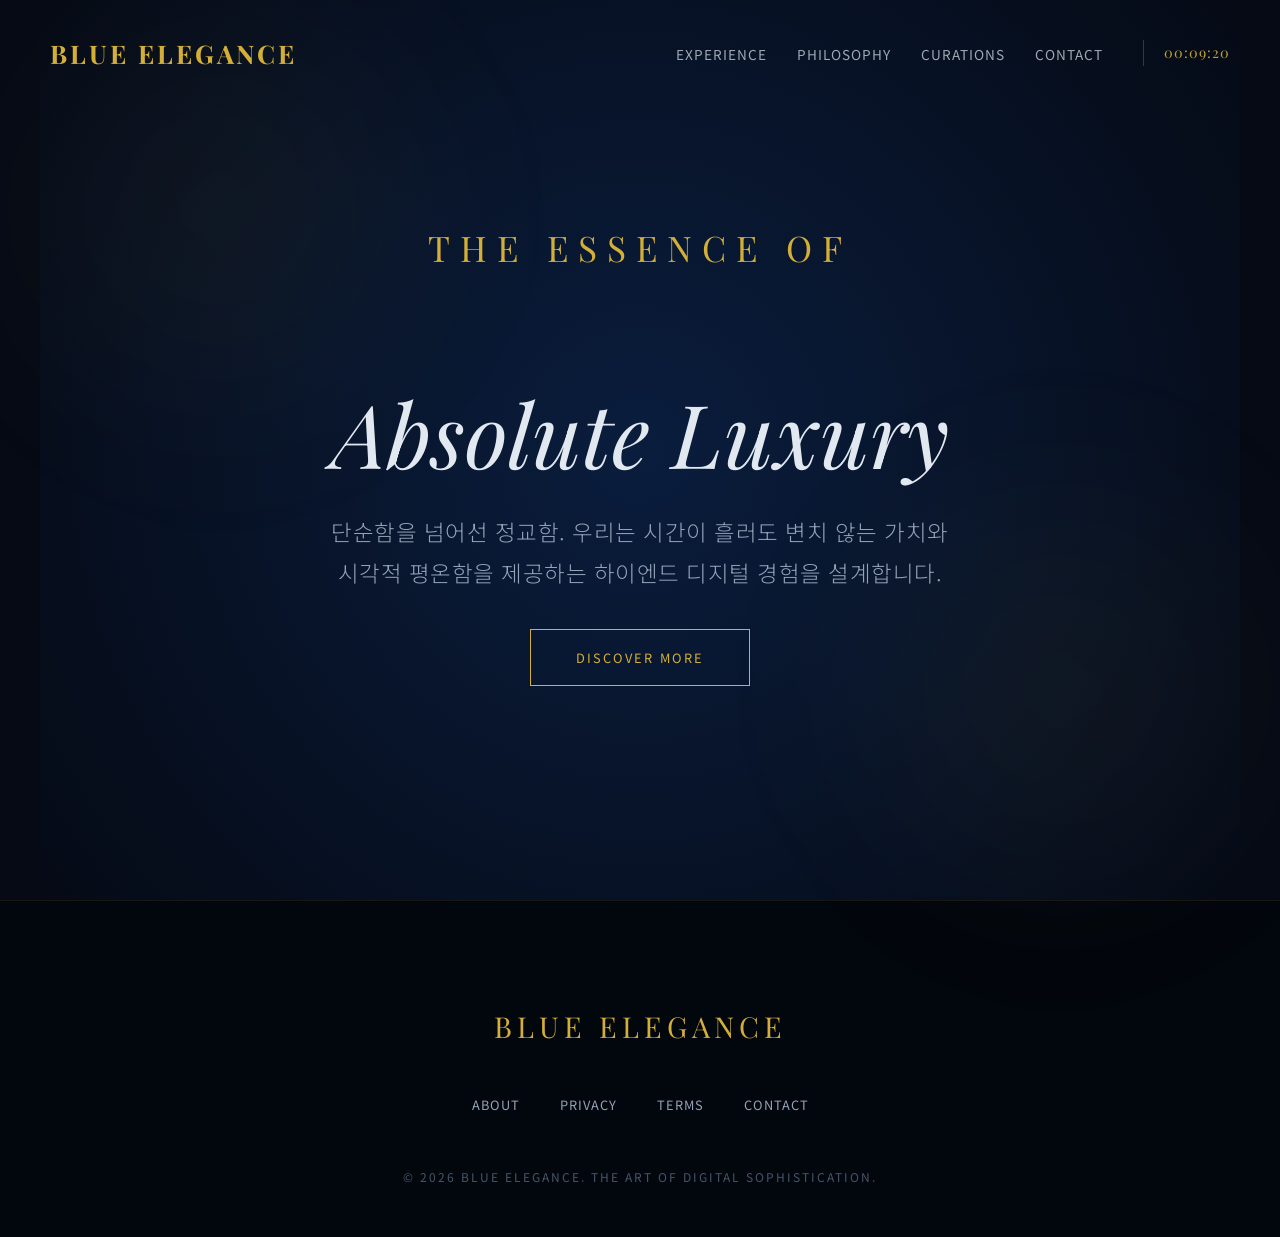
<file: index.html>
<!DOCTYPE html>
<html lang="ko">
<head>
    <meta charset="UTF-8">
    <meta name="viewport" content="width=device-width, initial-scale=1.0">
    <title>Blue Elegance | The Art of Sophistication</title>
    <link href="https://fonts.googleapis.com/css2?family=Playfair+Display:ital,wght@0,400;0,700;1,400&family=Noto+Sans+KR:wght@300;400;500&display=swap" rel="stylesheet">
    <link rel="stylesheet" href="style.css">
</head>
<body>

    <header id="main-header">
        <nav>
            <a href="index.html" class="logo">BLUE ELEGANCE</a>
            <div class="nav-right">
                <ul class="nav-links">
                    <li><a href="index.html">Experience</a></li>
                    <li><a href="about.html">Philosophy</a></li>
                    <li><a href="services.html">Curations</a></li>
                    <li><a href="contact.html">Contact</a></li>
                </ul>
                <div id="clock" class="clock">00:00:00</div>
            </div>
        </nav>
    </header>

    <section class="hero">
        <div class="orb orb-1"></div>
        <div class="orb orb-2"></div>
        <div class="hero-content">
            <h1><span>The Essence of</span><br>Absolute Luxury</h1>
            <p>단순함을 넘어선 정교함. 우리는 시간이 흘러도 변치 않는 가치와<br>시각적 평온함을 제공하는 하이엔드 디지털 경험을 설계합니다.</p>
            <a href="services.html" class="btn-luxury">Discover More</a>
        </div>
    </section>

    <footer>
        <a href="index.html" class="footer-logo">Blue Elegance</a>
        <div class="footer-links">
            <a href="about.html">About</a>
            <a href="#">Privacy</a>
            <a href="#">Terms</a>
            <a href="contact.html">Contact</a>
        </div>
        <p class="copyright">&copy; 2026 BLUE ELEGANCE. THE ART OF DIGITAL SOPHISTICATION.</p>
    </footer>

    <script src="script.js"></script>
</body>
</html>
</file>
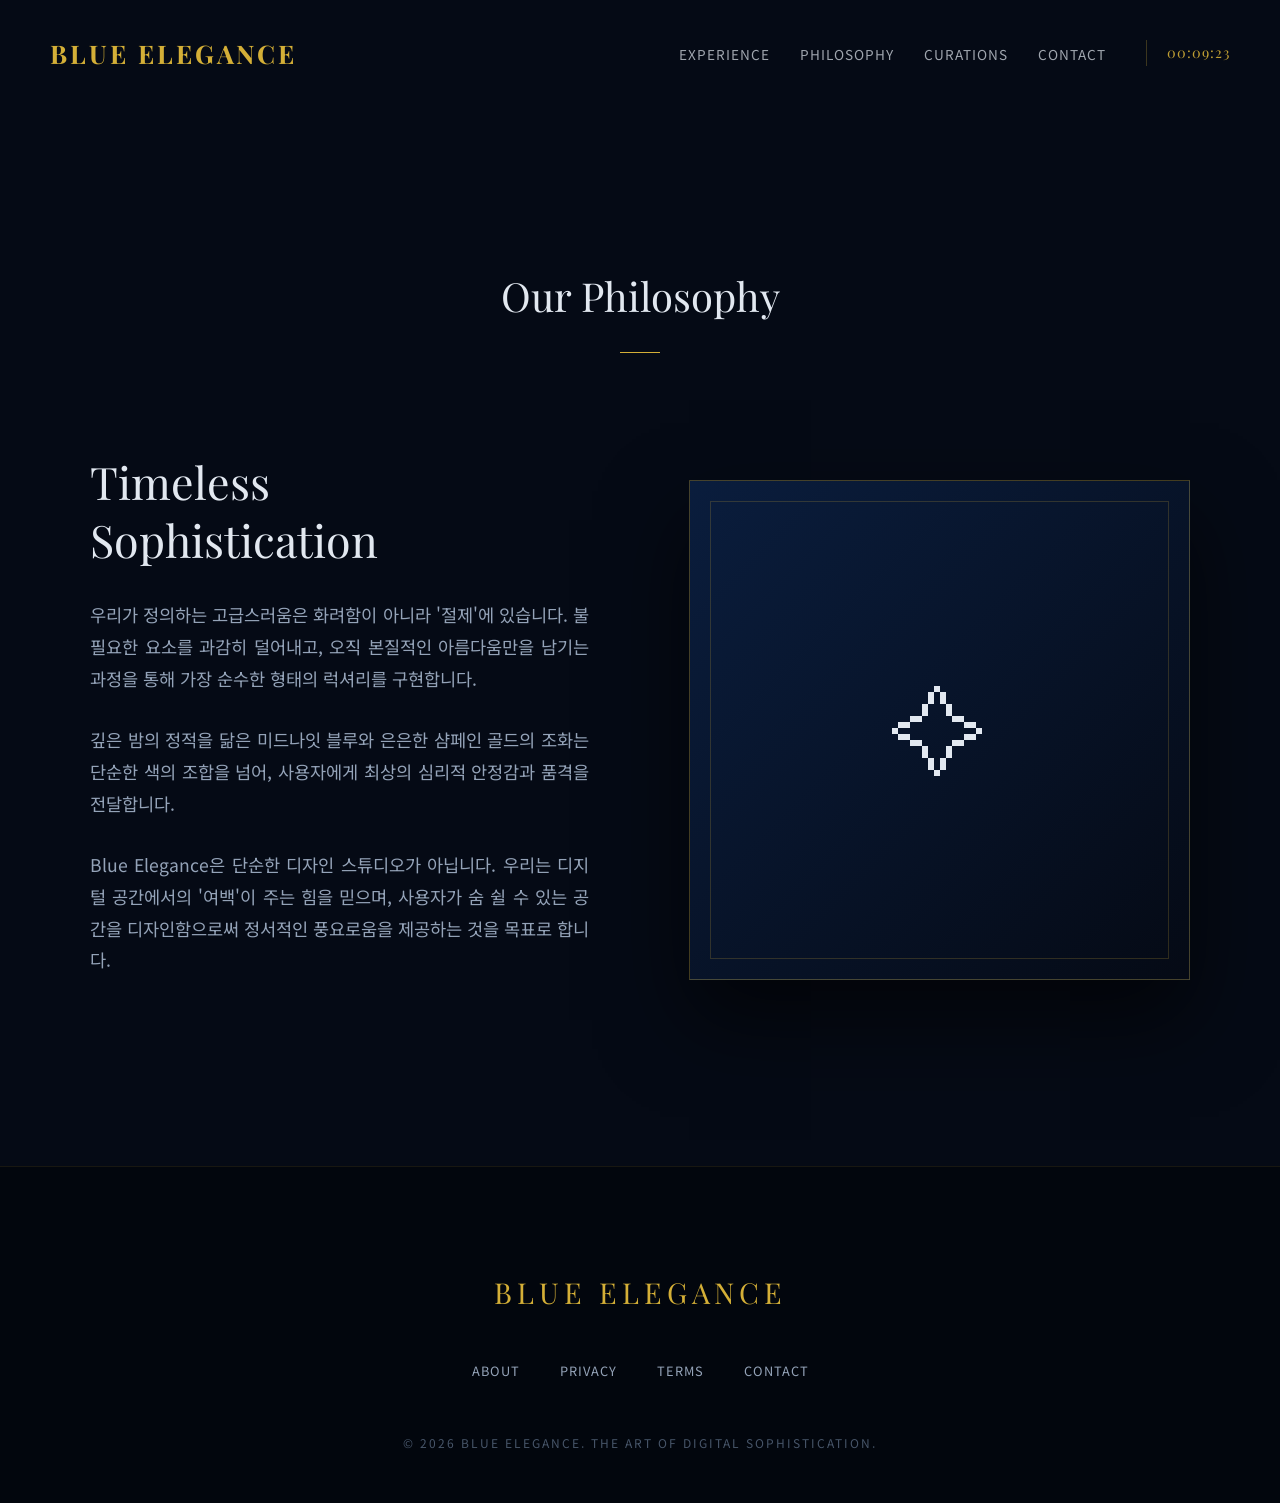
<file: about.html>
<!DOCTYPE html>
<html lang="ko">
<head>
    <meta charset="UTF-8">
    <meta name="viewport" content="width=device-width, initial-scale=1.0">
    <title>Philosophy | Blue Elegance</title>
    <link href="https://fonts.googleapis.com/css2?family=Playfair+Display:ital,wght@0,400;0,700;1,400&family=Noto+Sans+KR:wght@300;400;500&display=swap" rel="stylesheet">
    <link rel="stylesheet" href="style.css">
</head>
<body>

    <header id="main-header">
        <nav>
            <a href="index.html" class="logo">BLUE ELEGANCE</a>
            <div class="nav-right">
                <ul class="nav-links">
                    <li><a href="index.html">Experience</a></li>
                    <li><a href="about.html">Philosophy</a></li>
                    <li><a href="services.html">Curations</a></li>
                    <li><a href="contact.html">Contact</a></li>
                </ul>
                <div id="clock" class="clock">00:00:00</div>
            </div>
        </nav>
    </header>

    <section style="margin-top: 100px;">
        <div class="section-header">
            <h2>Our Philosophy</h2>
            <div class="divider"></div>
        </div>

        <div class="editorial-container">
            <div class="editorial-text">
                <h2>Timeless <br>Sophistication</h2>
                <p>우리가 정의하는 고급스러움은 화려함이 아니라 '절제'에 있습니다. 불필요한 요소를 과감히 덜어내고, 오직 본질적인 아름다움만을 남기는 과정을 통해 가장 순수한 형태의 럭셔리를 구현합니다.</p>
                <p>깊은 밤의 정적을 닮은 미드나잇 블루와 은은한 샴페인 골드의 조화는 단순한 색의 조합을 넘어, 사용자에게 최상의 심리적 안정감과 품격을 전달합니다.</p>
                <p>Blue Elegance은 단순한 디자인 스튜디오가 아닙니다. 우리는 디지털 공간에서의 '여백'이 주는 힘을 믿으며, 사용자가 숨 쉴 수 있는 공간을 디자인함으로써 정서적인 풍요로움을 제공하는 것을 목표로 합니다.</p>
            </div>
            <div class="editorial-visual">
                ✧
            </div>
        </div>
    </section>

    <footer>
        <a href="index.html" class="footer-logo">Blue Elegance</a>
        <div class="footer-links">
            <a href="about.html">About</a>
            <a href="#">Privacy</a>
            <a href="#">Terms</a>
            <a href="contact.html">Contact</a>
        </div>
        <p class="copyright">&copy; 2026 BLUE ELEGANCE. THE ART OF DIGITAL SOPHISTICATION.</p>
    </footer>

    <script src="script.js"></script>
</body>
</html>
</file>
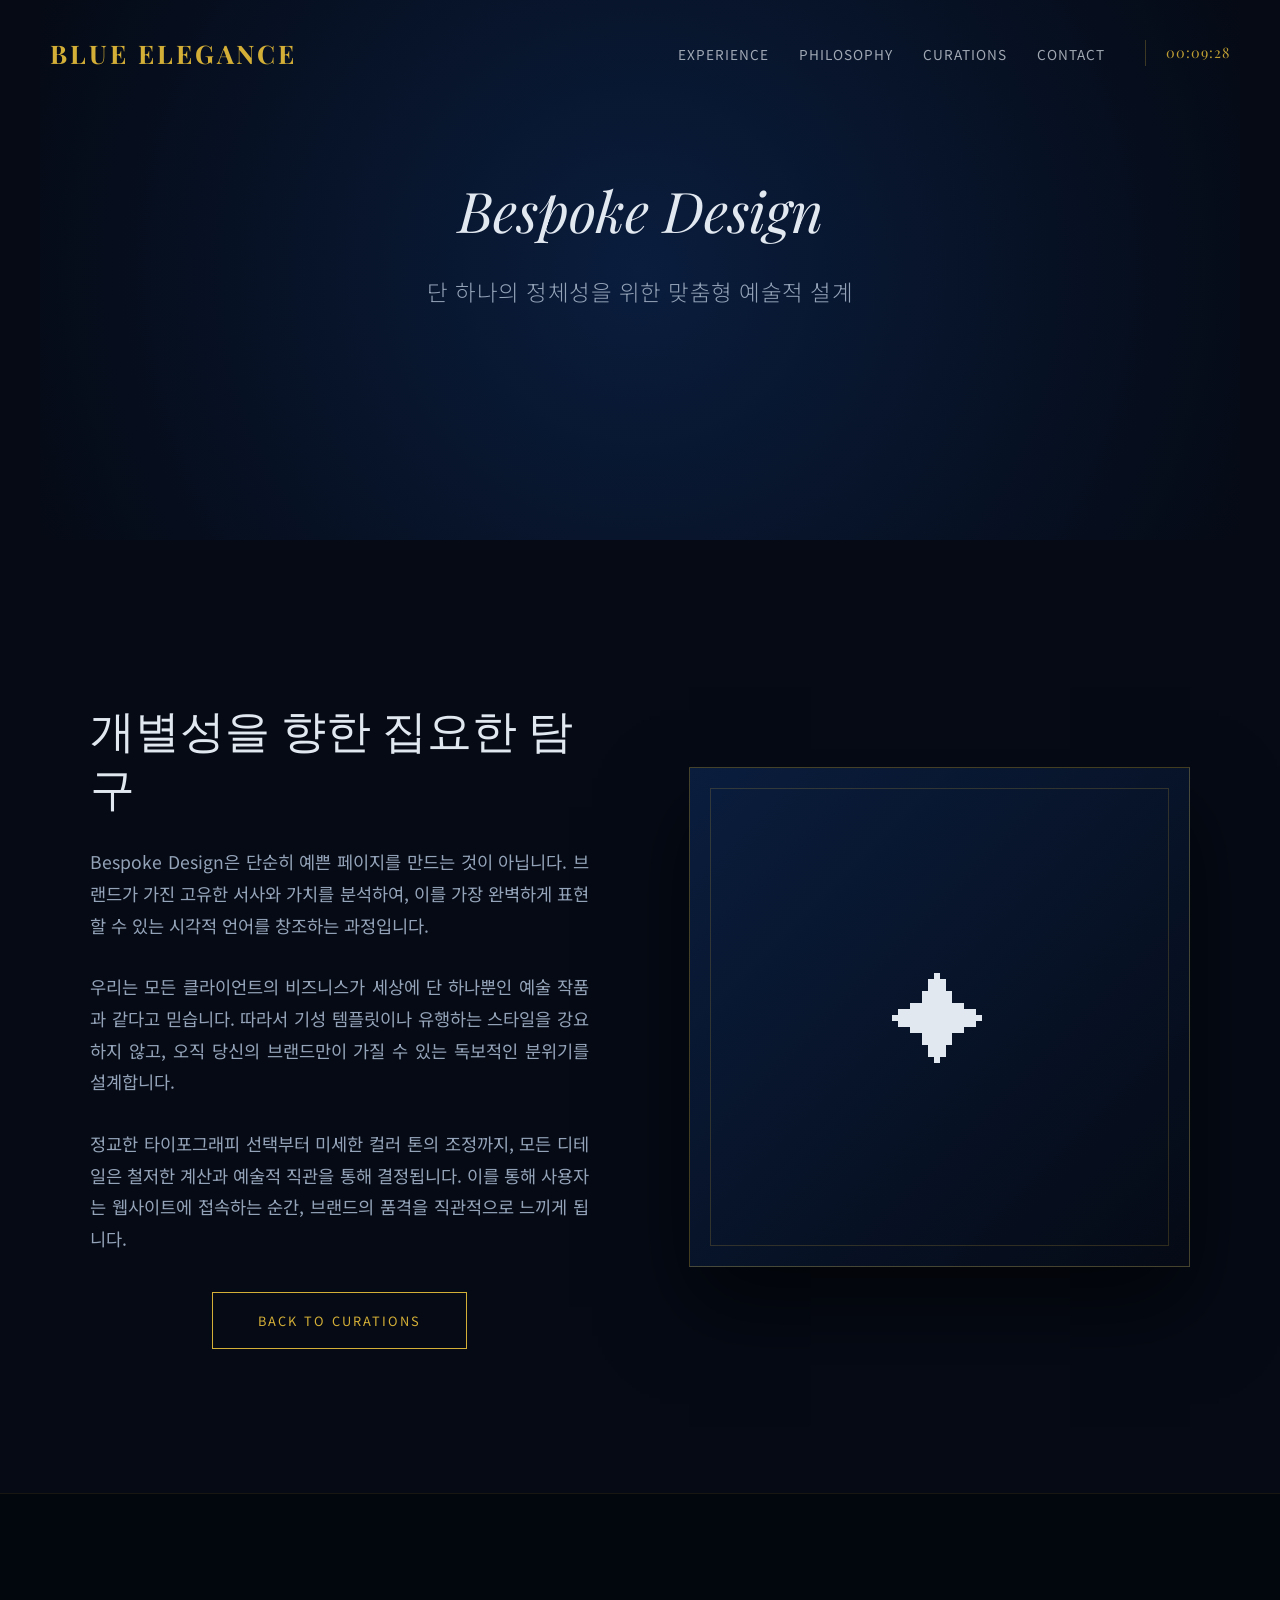
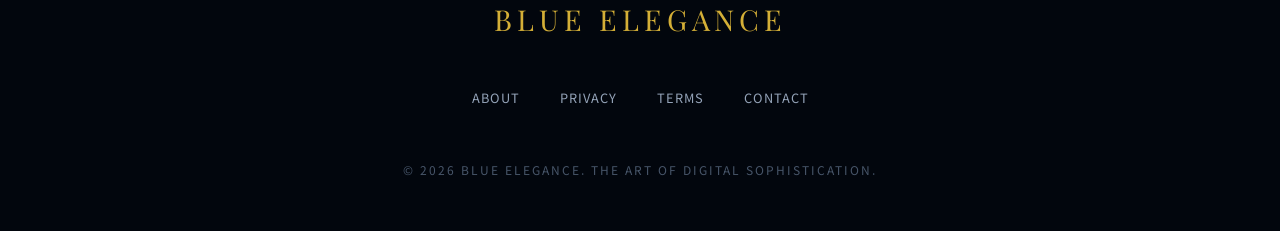
<file: bespoke-design.html>
<!DOCTYPE html>
<html lang="ko">
<head>
    <meta charset="UTF-8">
    <meta name="viewport" content="width=device-width, initial-scale=1.0">
    <title>Bespoke Design | Blue Elegance</title>
    <link href="https://fonts.googleapis.com/css2?family=Playfair+Display:ital,wght@0,400;0,700;1,400&family=Noto+Sans+KR:wght@300;400;500&display=swap" rel="stylesheet">
    <link rel="stylesheet" href="style.css">
</head>
<body style="padding-top: 0;">

    <header id="main-header">
        <nav>
            <a href="index.html" class="logo">BLUE ELEGANCE</a>
            <div class="nav-right">
                <ul class="nav-links">
                    <li><a href="index.html">Experience</a></li>
                    <li><a href="about.html">Philosophy</a></li>
                    <li><a href="services.html">Curations</a></li>
                    <li><a href="contact.html">Contact</a></li>
                </ul>
                <div id="clock" class="clock">00:00:00</div>
            </div>
        </nav>
    </header>

    <section class="hero" style="height: 60vh; background: radial-gradient(circle at center, var(--color-royal) 0%, var(--color-midnight) 100%);">
        <div class="hero-content">
            <h1 style="font-size: 3.5rem;">Bespoke Design</h1>
            <p>단 하나의 정체성을 위한 맞춤형 예술적 설계</p>
        </div>
    </section>

    <section>
        <div class="editorial-container">
            <div class="editorial-text">
                <h2>개별성을 향한 집요한 탐구</h2>
                <p>Bespoke Design은 단순히 예쁜 페이지를 만드는 것이 아닙니다. 브랜드가 가진 고유한 서사와 가치를 분석하여, 이를 가장 완벽하게 표현할 수 있는 시각적 언어를 창조하는 과정입니다.</p>
                <p>우리는 모든 클라이언트의 비즈니스가 세상에 단 하나뿐인 예술 작품과 같다고 믿습니다. 따라서 기성 템플릿이나 유행하는 스타일을 강요하지 않고, 오직 당신의 브랜드만이 가질 수 있는 독보적인 분위기를 설계합니다.</p>
                <p>정교한 타이포그래피 선택부터 미세한 컬러 톤의 조정까지, 모든 디테일은 철저한 계산과 예술적 직관을 통해 결정됩니다. 이를 통해 사용자는 웹사이트에 접속하는 순간, 브랜드의 품격을 직관적으로 느끼게 됩니다.</p>
                <div style="margin-top: 50px; text-align: center;">
                    <a href="services.html" class="btn-luxury">Back to Curations</a>
                </div>
            </div>
            <div class="editorial-visual">
                ✦
            </div>
        </div>
    </section>

    <footer>
        <a href="index.html" class="footer-logo">Blue Elegance</a>
        <div class="footer-links">
            <a href="about.html">About</a>
            <a href="#">Privacy</a>
            <a href="#">Terms</a>
            <a href="contact.html">Contact</a>
        </div>
        <p class="copyright">&copy; 2026 BLUE ELEGANCE. THE ART OF DIGITAL SOPHISTICATION.</p>
    </footer>

    <script src="script.js"></script>
</body>
</html>
</file>
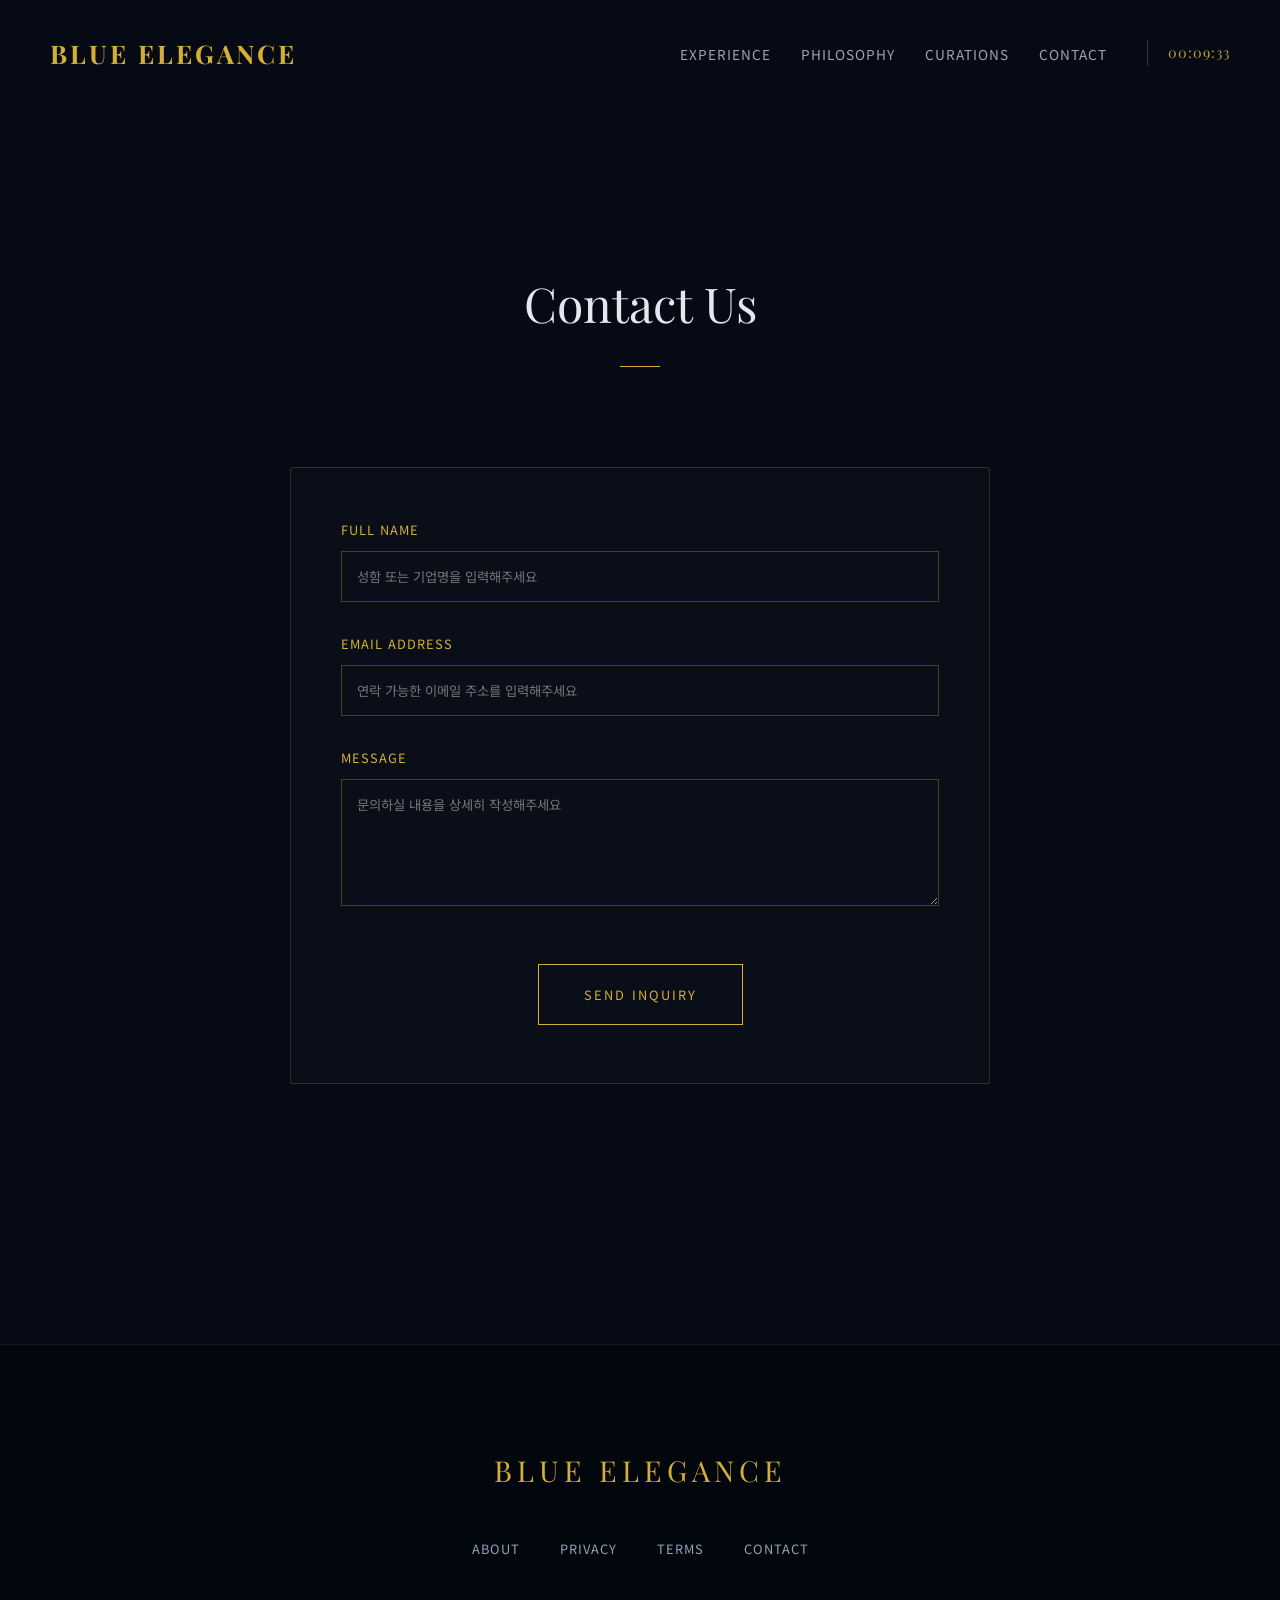
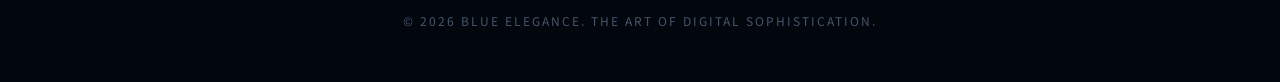
<file: contact.html>
<!DOCTYPE html>
<html lang="ko">
<head>
    <meta charset="UTF-8">
    <meta name="viewport" content="width=device-width, initial-scale=1.0">
    <title>Contact | Blue Elegance</title>
    <link href="https://fonts.googleapis.com/css2?family=Playfair+Display:ital,wght@0,400;0,700;1,400&family=Noto+Sans+KR:wght@300;400;500&display=swap" rel="stylesheet">
    <link rel="stylesheet" href="style.css">
</head>
<body style="padding-top: 0;">

    <header id="main-header">
        <nav>
            <a href="index.html" class="logo">BLUE ELEGANCE</a>
            <div class="nav-right">
                <ul class="nav-links">
                    <li><a href="index.html">Experience</a></li>
                    <li><a href="about.html">Philosophy</a></li>
                    <li><a href="services.html">Curations</a></li>
                    <li><a href="contact.html">Contact</a></li>
                </ul>
                <div id="clock" class="clock">00:00:00</div>
            </div>
        </nav>
    </header>

    <section style="margin-top: 100px;">
        <div class="section-header">
            <h2 style="font-size: 3rem;">Contact Us</h2>
            <div class="divider"></div>
        </div>

        <div class="contact-form">
            <form action="#" method="post" onsubmit="return false;">
                <div class="form-group">
                    <label for="name">Full Name</label>
                    <input type="text" id="name" placeholder="성함 또는 기업명을 입력해주세요">
                </div>
                <div class="form-group">
                    <label for="email">Email Address</label>
                    <input type="email" id="email" placeholder="연락 가능한 이메일 주소를 입력해주세요">
                </div>
                <div class="form-group">
                    <label for="message">Message</label>
                    <textarea id="message" rows="5" placeholder="문의하실 내용을 상세히 작성해주세요"></textarea>
                </div>
                <div style="text-align: center; margin-top: 50px;">
                    <a href="#" class="btn-luxury" style="display: inline-block;">Send Inquiry</a>
                </div>
            </form>
        </div>
    </section>

    <footer style="margin-top: 100px;">
        <a href="index.html" class="footer-logo">Blue Elegance</a>
        <div class="footer-links">
            <a href="about.html">About</a>
            <a href="#">Privacy</a>
            <a href="#">Terms</a>
            <a href="contact.html">Contact</a>
        </div>
        <p class="copyright">&copy; 2026 BLUE ELEGANCE. THE ART OF DIGITAL SOPHISTICATION.</p>
    </footer>

    <script src="script.js"></script>
</body>
</html>
</file>
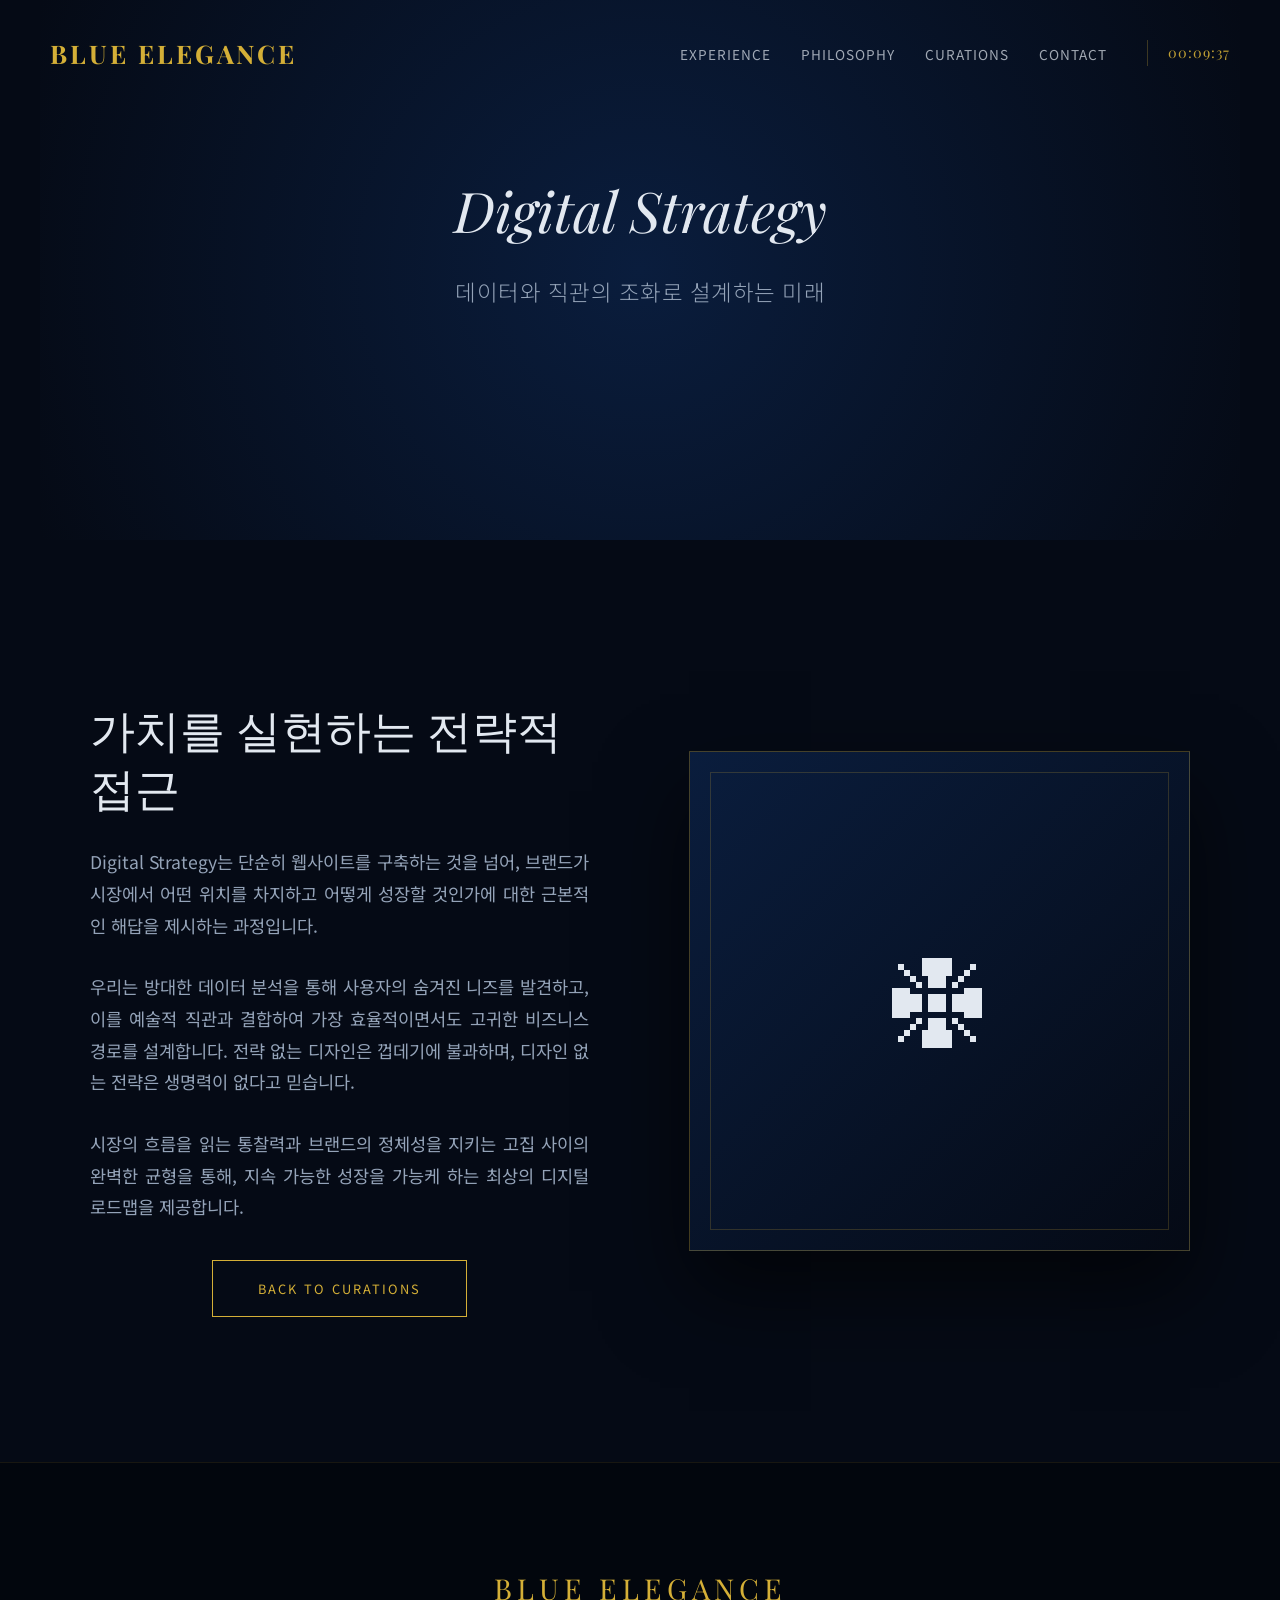
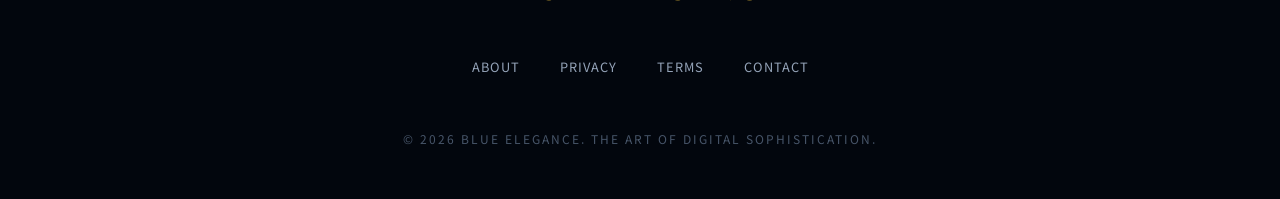
<file: digital-strategy.html>
<!DOCTYPE html>
<html lang="ko">
<head>
    <meta charset="UTF-8">
    <meta name="viewport" content="width=device-width, initial-scale=1.0">
    <title>Digital Strategy | Blue Elegance</title>
    <link href="https://fonts.googleapis.com/css2?family=Playfair+Display:ital,wght@0,400;0,700;1,400&family=Noto+Sans+KR:wght@300;400;500&display=swap" rel="stylesheet">
    <link rel="stylesheet" href="style.css">
</head>
<body style="padding-top: 0;">

    <header id="main-header">
        <nav>
            <a href="index.html" class="logo">BLUE ELEGANCE</a>
            <div class="nav-right">
                <ul class="nav-links">
                    <li><a href="index.html">Experience</a></li>
                    <li><a href="about.html">Philosophy</a></li>
                    <li><a href="services.html">Curations</a></li>
                    <li><a href="contact.html">Contact</a></li>
                </ul>
                <div id="clock" class="clock">00:00:00</div>
            </div>
        </nav>
    </header>

    <section class="hero" style="height: 60vh; background: radial-gradient(circle at center, var(--color-royal) 0%, var(--color-midnight) 100%);">
        <div class="hero-content">
            <h1 style="font-size: 3.5rem;">Digital Strategy</h1>
            <p>데이터와 직관의 조화로 설계하는 미래</p>
        </div>
    </section>

    <section>
        <div class="editorial-container">
            <div class="editorial-text">
                <h2>가치를 실현하는 전략적 접근</h2>
                <p>Digital Strategy는 단순히 웹사이트를 구축하는 것을 넘어, 브랜드가 시장에서 어떤 위치를 차지하고 어떻게 성장할 것인가에 대한 근본적인 해답을 제시하는 과정입니다.</p>
                <p>우리는 방대한 데이터 분석을 통해 사용자의 숨겨진 니즈를 발견하고, 이를 예술적 직관과 결합하여 가장 효율적이면서도 고귀한 비즈니스 경로를 설계합니다. 전략 없는 디자인은 껍데기에 불과하며, 디자인 없는 전략은 생명력이 없다고 믿습니다.</p>
                <p>시장의 흐름을 읽는 통찰력과 브랜드의 정체성을 지키는 고집 사이의 완벽한 균형을 통해, 지속 가능한 성장을 가능케 하는 최상의 디지털 로드맵을 제공합니다.</p>
                <div style="margin-top: 50px; text-align: center;">
                    <a href="services.html" class="btn-luxury">Back to Curations</a>
                </div>
            </div>
            <div class="editorial-visual">
                ❈
            </div>
        </div>
    </section>

    <footer>
        <a href="index.html" class="footer-logo">Blue Elegance</a>
        <div class="footer-links">
            <a href="about.html">About</a>
            <a href="#">Privacy</a>
            <a href="#">Terms</a>
            <a href="contact.html">Contact</a>
        </div>
        <p class="copyright">&copy; 2026 BLUE ELEGANCE. THE ART OF DIGITAL SOPHISTICATION.</p>
    </footer>

    <script src="script.js"></script>
</body>
</html>
</file>
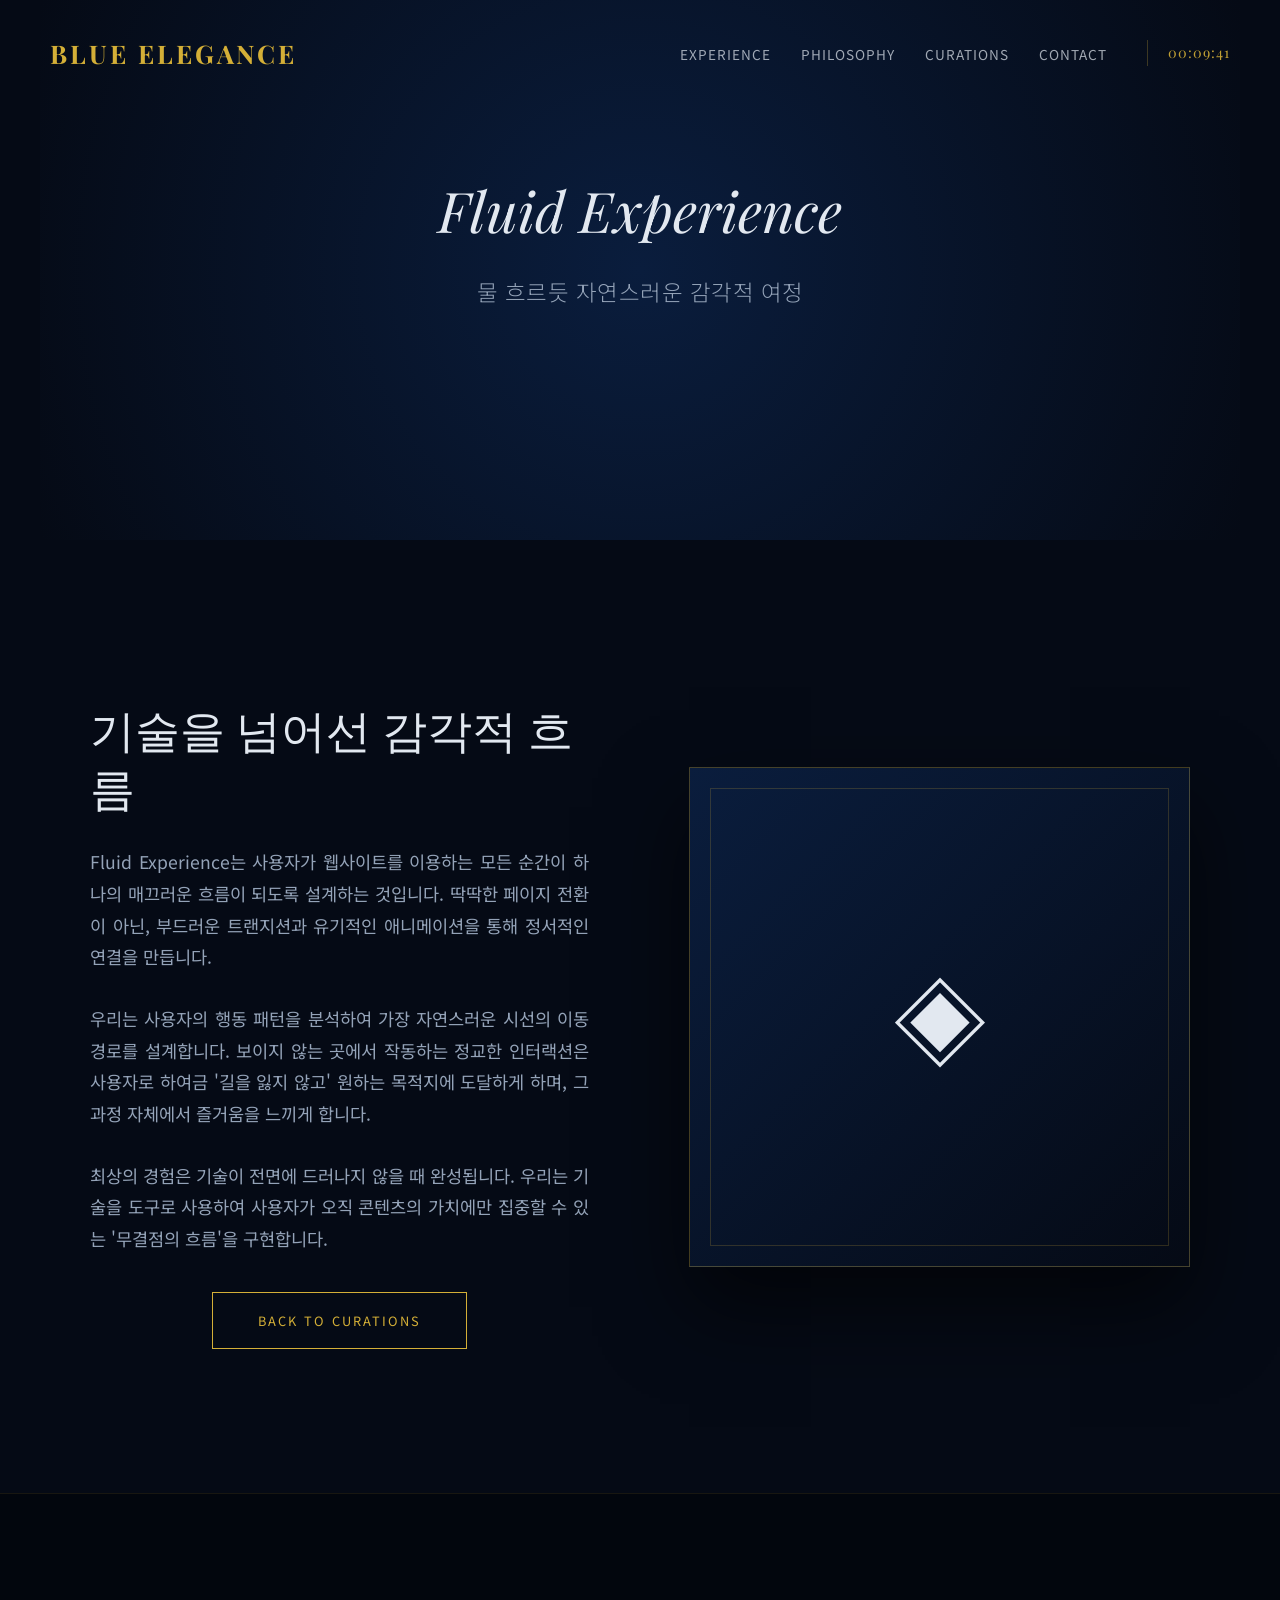
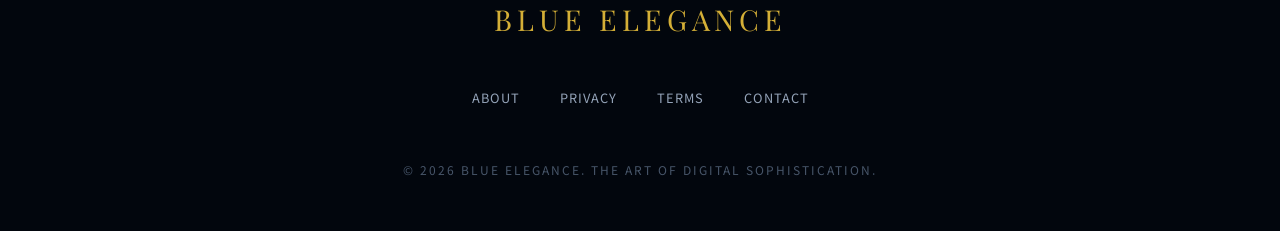
<file: fluid-experience.html>
<!DOCTYPE html>
<html lang="ko">
<head>
    <meta charset="UTF-8">
    <meta name="viewport" content="width=device-width, initial-scale=1.0">
    <title>Fluid Experience | Blue Elegance</title>
    <link href="https://fonts.googleapis.com/css2?family=Playfair+Display:ital,wght@0,400;0,700;1,400&family=Noto+Sans+KR:wght@300;400;500&display=swap" rel="stylesheet">
    <link rel="stylesheet" href="style.css">
</head>
<body style="padding-top: 0;">

    <header id="main-header">
        <nav>
            <a href="index.html" class="logo">BLUE ELEGANCE</a>
            <div class="nav-right">
                <ul class="nav-links">
                    <li><a href="index.html">Experience</a></li>
                    <li><a href="about.html">Philosophy</a></li>
                    <li><a href="services.html">Curations</a></li>
                    <li><a href="contact.html">Contact</a></li>
                </ul>
                <div id="clock" class="clock">00:00:00</div>
            </div>
        </nav>
    </header>

    <section class="hero" style="height: 60vh; background: radial-gradient(circle at center, var(--color-royal) 0%, var(--color-midnight) 100%);">
        <div class="hero-content">
            <h1 style="font-size: 3.5rem;">Fluid Experience</h1>
            <p>물 흐르듯 자연스러운 감각적 여정</p>
        </div>
    </section>

    <section>
        <div class="editorial-container">
            <div class="editorial-text">
                <h2>기술을 넘어선 감각적 흐름</h2>
                <p>Fluid Experience는 사용자가 웹사이트를 이용하는 모든 순간이 하나의 매끄러운 흐름이 되도록 설계하는 것입니다. 딱딱한 페이지 전환이 아닌, 부드러운 트랜지션과 유기적인 애니메이션을 통해 정서적인 연결을 만듭니다.</p>
                <p>우리는 사용자의 행동 패턴을 분석하여 가장 자연스러운 시선의 이동 경로를 설계합니다. 보이지 않는 곳에서 작동하는 정교한 인터랙션은 사용자로 하여금 '길을 잃지 않고' 원하는 목적지에 도달하게 하며, 그 과정 자체에서 즐거움을 느끼게 합니다.</p>
                <p>최상의 경험은 기술이 전면에 드러나지 않을 때 완성됩니다. 우리는 기술을 도구로 사용하여 사용자가 오직 콘텐츠의 가치에만 집중할 수 있는 '무결점의 흐름'을 구현합니다.</p>
                <div style="margin-top: 50px; text-align: center;">
                    <a href="services.html" class="btn-luxury">Back to Curations</a>
                </div>
            </div>
            <div class="editorial-visual">
                ◈
            </div>
        </div>
    </section>

    <footer>
        <a href="index.html" class="footer-logo">Blue Elegance</a>
        <div class="footer-links">
            <a href="about.html">About</a>
            <a href="#">Privacy</a>
            <a href="#">Terms</a>
            <a href="contact.html">Contact</a>
        </div>
        <p class="copyright">&copy; 2026 BLUE ELEGANCE. THE ART OF DIGITAL SOPHISTICATION.</p>
    </footer>

    <script src="script.js"></script>
</body>
</html>
</file>
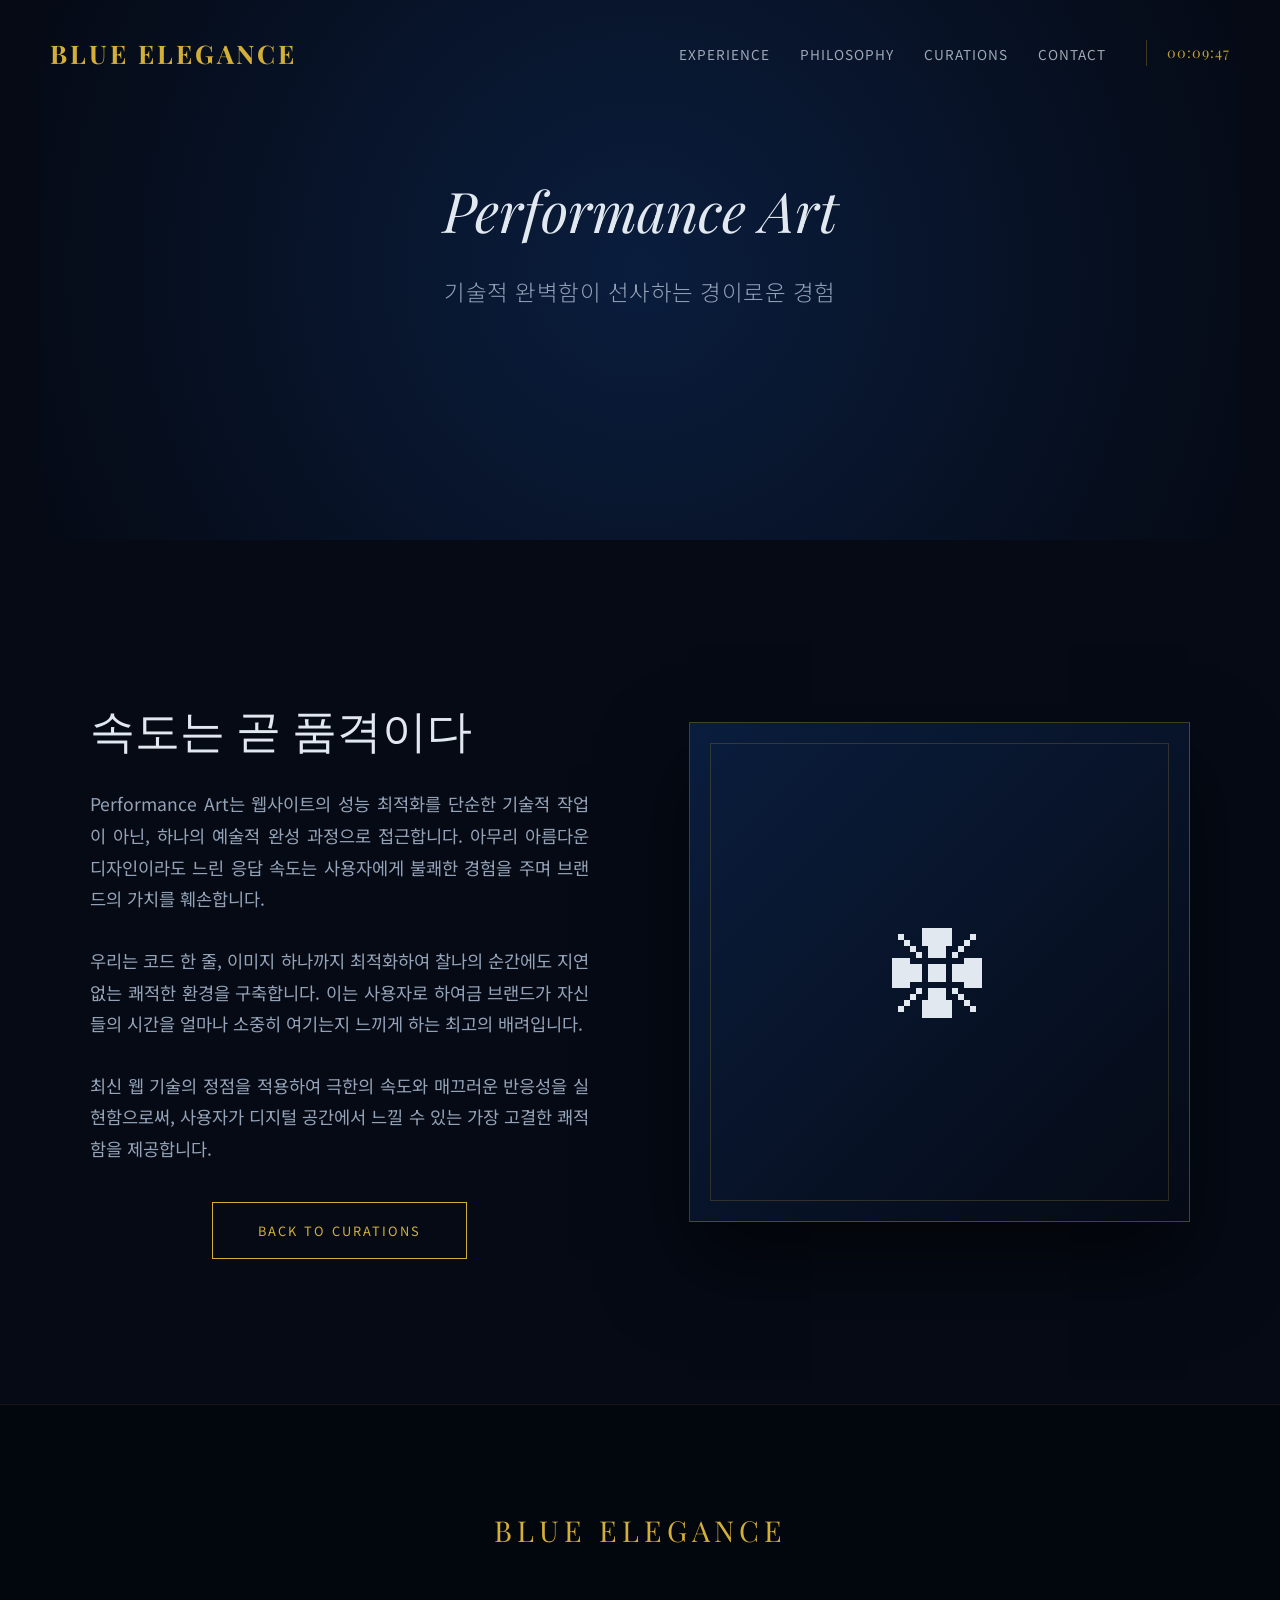
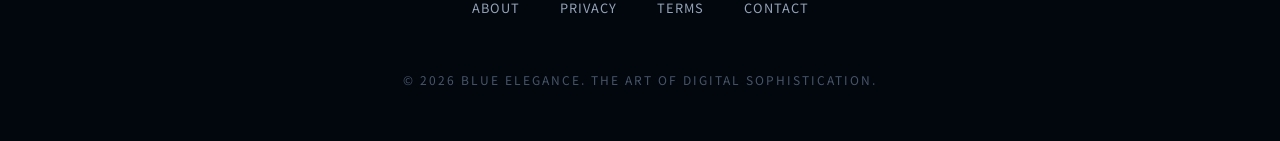
<file: performance-art.html>
<!DOCTYPE html>
<html lang="ko">
<head>
    <meta charset="UTF-8">
    <meta name="viewport" content="width=device-width, initial-scale=1.0">
    <title>Performance Art | Blue Elegance</title>
    <link href="https://fonts.googleapis.com/css2?family=Playfair+Display:ital,wght@0,400;0,700;1,400&family=Noto+Sans+KR:wght@300;400;500&display=swap" rel="stylesheet">
    <link rel="stylesheet" href="style.css">
</head>
<body style="padding-top: 0;">

    <header id="main-header">
        <nav>
            <a href="index.html" class="logo">BLUE ELEGANCE</a>
            <div class="nav-right">
                <ul class="nav-links">
                    <li><a href="index.html">Experience</a></li>
                    <li><a href="about.html">Philosophy</a></li>
                    <li><a href="services.html">Curations</a></li>
                    <li><a href="contact.html">Contact</a></li>
                </ul>
                <div id="clock" class="clock">00:00:00</div>
            </div>
        </nav>
    </header>

    <section class="hero" style="height: 60vh; background: radial-gradient(circle at center, var(--color-royal) 0%, var(--color-midnight) 100%);">
        <div class="hero-content">
            <h1 style="font-size: 3.5rem;">Performance Art</h1>
            <p>기술적 완벽함이 선사하는 경이로운 경험</p>
        </div>
    </section>

    <section>
        <div class="editorial-container">
            <div class="editorial-text">
                <h2>속도는 곧 품격이다</h2>
                <p>Performance Art는 웹사이트의 성능 최적화를 단순한 기술적 작업이 아닌, 하나의 예술적 완성 과정으로 접근합니다. 아무리 아름다운 디자인이라도 느린 응답 속도는 사용자에게 불쾌한 경험을 주며 브랜드의 가치를 훼손합니다.</p>
                <p>우리는 코드 한 줄, 이미지 하나까지 최적화하여 찰나의 순간에도 지연 없는 쾌적한 환경을 구축합니다. 이는 사용자로 하여금 브랜드가 자신들의 시간을 얼마나 소중히 여기는지 느끼게 하는 최고의 배려입니다.</p>
                <p>최신 웹 기술의 정점을 적용하여 극한의 속도와 매끄러운 반응성을 실현함으로써, 사용자가 디지털 공간에서 느낄 수 있는 가장 고결한 쾌적함을 제공합니다.</p>
                <div style="margin-top: 50px; text-align: center;">
                    <a href="services.html" class="btn-luxury">Back to Curations</a>
                </div>
            </div>
            <div class="editorial-visual">
                ❈
            </div>
        </div>
    </section>

    <footer>
        <a href="index.html" class="footer-logo">Blue Elegance</a>
        <div class="footer-links">
            <a href="about.html">About</a>
            <a href="#">Privacy</a>
            <a href="#">Terms</a>
            <a href="contact.html">Contact</a>
        </div>
        <p class="copyright">&copy; 2026 BLUE ELEGANCE. THE ART OF DIGITAL SOPHISTICATION.</p>
    </footer>

    <script src="script.js"></script>
</body>
</html>
</file>
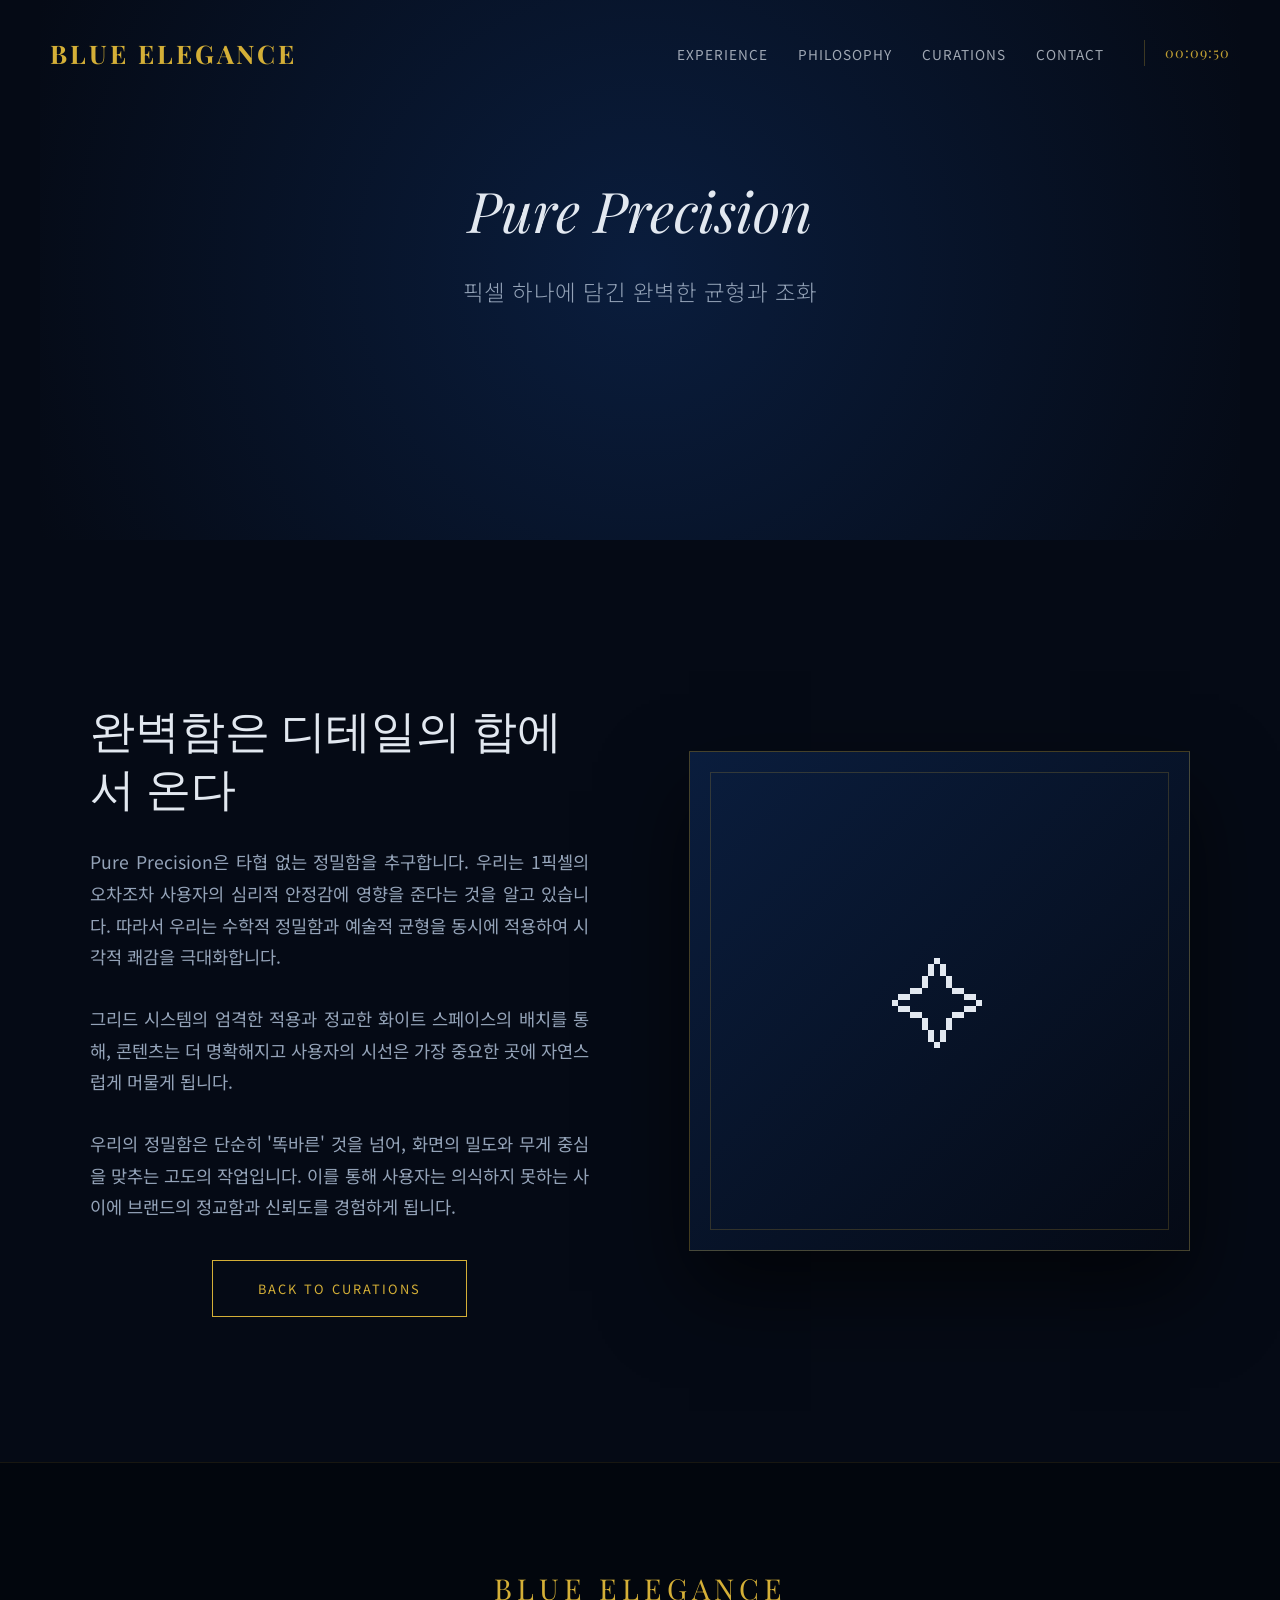
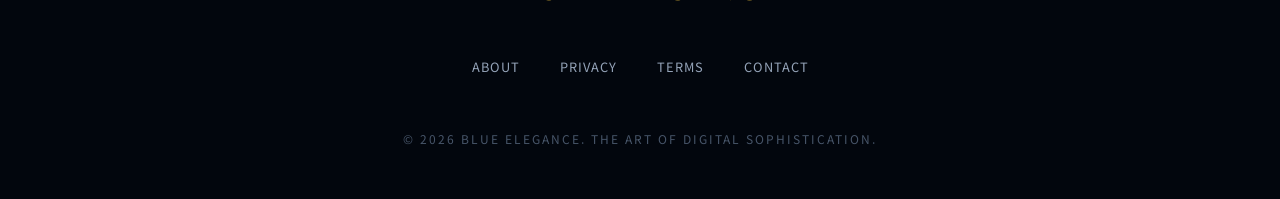
<file: pure-precision.html>
<!DOCTYPE html>
<html lang="ko">
<head>
    <meta charset="UTF-8">
    <meta name="viewport" content="width=device-width, initial-scale=1.0">
    <title>Pure Precision | Blue Elegance</title>
    <link href="https://fonts.googleapis.com/css2?family=Playfair+Display:ital,wght@0,400;0,700;1,400&family=Noto+Sans+KR:wght@300;400;500&display=swap" rel="stylesheet">
    <link rel="stylesheet" href="style.css">
</head>
<body style="padding-top: 0;">

    <header id="main-header">
        <nav>
            <a href="index.html" class="logo">BLUE ELEGANCE</a>
            <div class="nav-right">
                <ul class="nav-links">
                    <li><a href="index.html">Experience</a></li>
                    <li><a href="about.html">Philosophy</a></li>
                    <li><a href="services.html">Curations</a></li>
                    <li><a href="contact.html">Contact</a></li>
                </ul>
                <div id="clock" class="clock">00:00:00</div>
            </div>
        </nav>
    </header>

    <section class="hero" style="height: 60vh; background: radial-gradient(circle at center, var(--color-royal) 0%, var(--color-midnight) 100%);">
        <div class="hero-content">
            <h1 style="font-size: 3.5rem;">Pure Precision</h1>
            <p>픽셀 하나에 담긴 완벽한 균형과 조화</p>
        </div>
    </section>

    <section>
        <div class="editorial-container">
            <div class="editorial-text">
                <h2>완벽함은 디테일의 합에서 온다</h2>
                <p>Pure Precision은 타협 없는 정밀함을 추구합니다. 우리는 1픽셀의 오차조차 사용자의 심리적 안정감에 영향을 준다는 것을 알고 있습니다. 따라서 우리는 수학적 정밀함과 예술적 균형을 동시에 적용하여 시각적 쾌감을 극대화합니다.</p>
                <p>그리드 시스템의 엄격한 적용과 정교한 화이트 스페이스의 배치를 통해, 콘텐츠는 더 명확해지고 사용자의 시선은 가장 중요한 곳에 자연스럽게 머물게 됩니다.</p>
                <p>우리의 정밀함은 단순히 '똑바른' 것을 넘어, 화면의 밀도와 무게 중심을 맞추는 고도의 작업입니다. 이를 통해 사용자는 의식하지 못하는 사이에 브랜드의 정교함과 신뢰도를 경험하게 됩니다.</p>
                <div style="margin-top: 50px; text-align: center;">
                    <a href="services.html" class="btn-luxury">Back to Curations</a>
                </div>
            </div>
            <div class="editorial-visual">
                ✧
            </div>
        </div>
    </section>

    <footer>
        <a href="index.html" class="footer-logo">Blue Elegance</a>
        <div class="footer-links">
            <a href="about.html">About</a>
            <a href="#">Privacy</a>
            <a href="#">Terms</a>
            <a href="contact.html">Contact</a>
        </div>
        <p class="copyright">&copy; 2026 BLUE ELEGANCE. THE ART OF DIGITAL SOPHISTICATION.</p>
    </footer>

    <script src="script.js"></script>
</body>
</html>
</file>
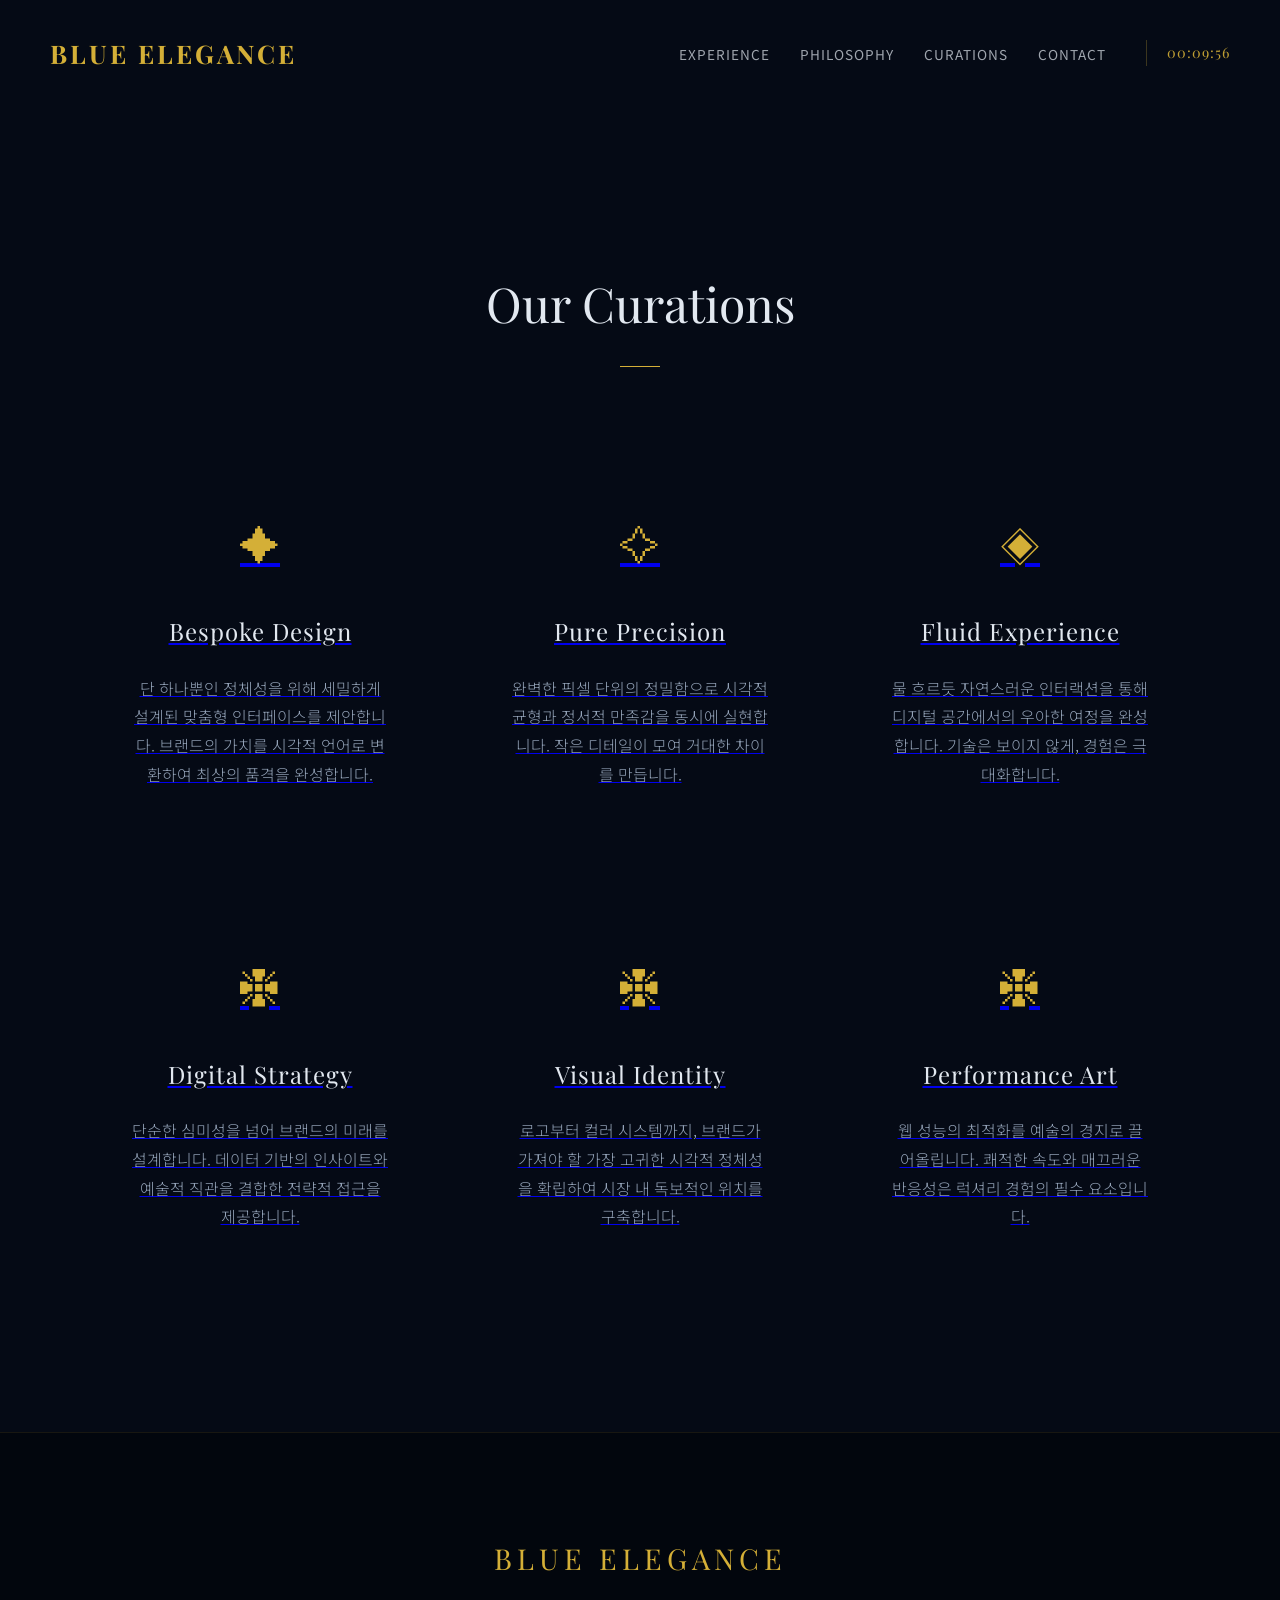
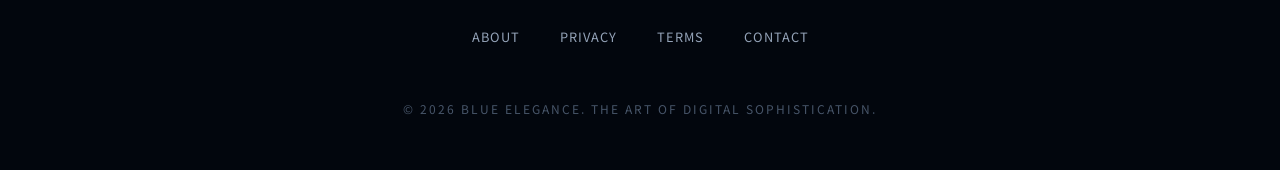
<file: services.html>
<!DOCTYPE html>
<html lang="ko">
<head>
    <meta charset="UTF-8">
    <meta name="viewport" content="width=device-width, initial-scale=1.0">
    <title>Curations | Blue Elegance</title>
    <link href="https://fonts.googleapis.com/css2?family=Playfair+Display:ital,wght@0,400;0,700;1,400&family=Noto+Sans+KR:wght@300;400;500&display=swap" rel="stylesheet">
    <link rel="stylesheet" href="style.css">
</head>
<body style="padding-top: 0;">

    <header id="main-header">
        <nav>
            <a href="index.html" class="logo">BLUE ELEGANCE</a>
            <div class="nav-right">
                <ul class="nav-links">
                    <li><a href="index.html">Experience</a></li>
                    <li><a href="about.html">Philosophy</a></li>
                    <li><a href="services.html">Curations</a></li>
                    <li><a href="contact.html">Contact</a></li>
                </ul>
                <div id="clock" class="clock">00:00:00</div>
            </div>
        </nav>
    </header>

    <section style="margin-top: 100px;">
        <div class="section-header">
            <h2 style="font-size: 3rem;">Our Curations</h2>
            <div class="divider"></div>
        </div>

        <div class="luxury-grid">
            <a href="bespoke-design.html" class="luxury-card">
                <span class="icon">✦</span>
                <h3>Bespoke Design</h3>
                <p>단 하나뿐인 정체성을 위해 세밀하게 설계된 맞춤형 인터페이스를 제안합니다. 브랜드의 가치를 시각적 언어로 변환하여 최상의 품격을 완성합니다.</p>
            </a>
            <a href="pure-precision.html" class="luxury-card">
                <span class="icon">✧</span>
                <h3>Pure Precision</h3>
                <p>완벽한 픽셀 단위의 정밀함으로 시각적 균형과 정서적 만족감을 동시에 실현합니다. 작은 디테일이 모여 거대한 차이를 만듭니다.</p>
            </a>
            <a href="fluid-experience.html" class="luxury-card">
                <span class="icon">◈</span>
                <h3>Fluid Experience</h3>
                <p>물 흐르듯 자연스러운 인터랙션을 통해 디지털 공간에서의 우아한 여정을 완성합니다. 기술은 보이지 않게, 경험은 극대화합니다.</p>
            </a>
            <a href="digital-strategy.html" class="luxury-card">
                <span class="icon">❈</span>
                <h3>Digital Strategy</h3>
                <p>단순한 심미성을 넘어 브랜드의 미래를 설계합니다. 데이터 기반의 인사이트와 예술적 직관을 결합한 전략적 접근을 제공합니다.</p>
            </a>
            <a href="visual-identity.html" class="luxury-card">
                <span class="icon">❈</span>
                <h3>Visual Identity</h3>
                <p>로고부터 컬러 시스템까지, 브랜드가 가져야 할 가장 고귀한 시각적 정체성을 확립하여 시장 내 독보적인 위치를 구축합니다.</p>
            </a>
            <a href="performance-art.html" class="luxury-card">
                <span class="icon">❈</span>
                <h3>Performance Art</h3>
                <p>웹 성능의 최적화를 예술의 경지로 끌어올립니다. 쾌적한 속도와 매끄러운 반응성은 럭셔리 경험의 필수 요소입니다.</p>
            </a>
        </div>
    </section>

    <footer>
        <a href="index.html" class="footer-logo">Blue Elegance</a>
        <div class="footer-links">
            <a href="about.html">About</a>
            <a href="#">Privacy</a>
            <a href="#">Terms</a>
            <a href="contact.html">Contact</a>
        </div>
        <p class="copyright">&copy; 2026 BLUE ELEGANCE. THE ART OF DIGITAL SOPHISTICATION.</p>
    </footer>

    <script src="script.js"></script>
</body>
</html>
</file>
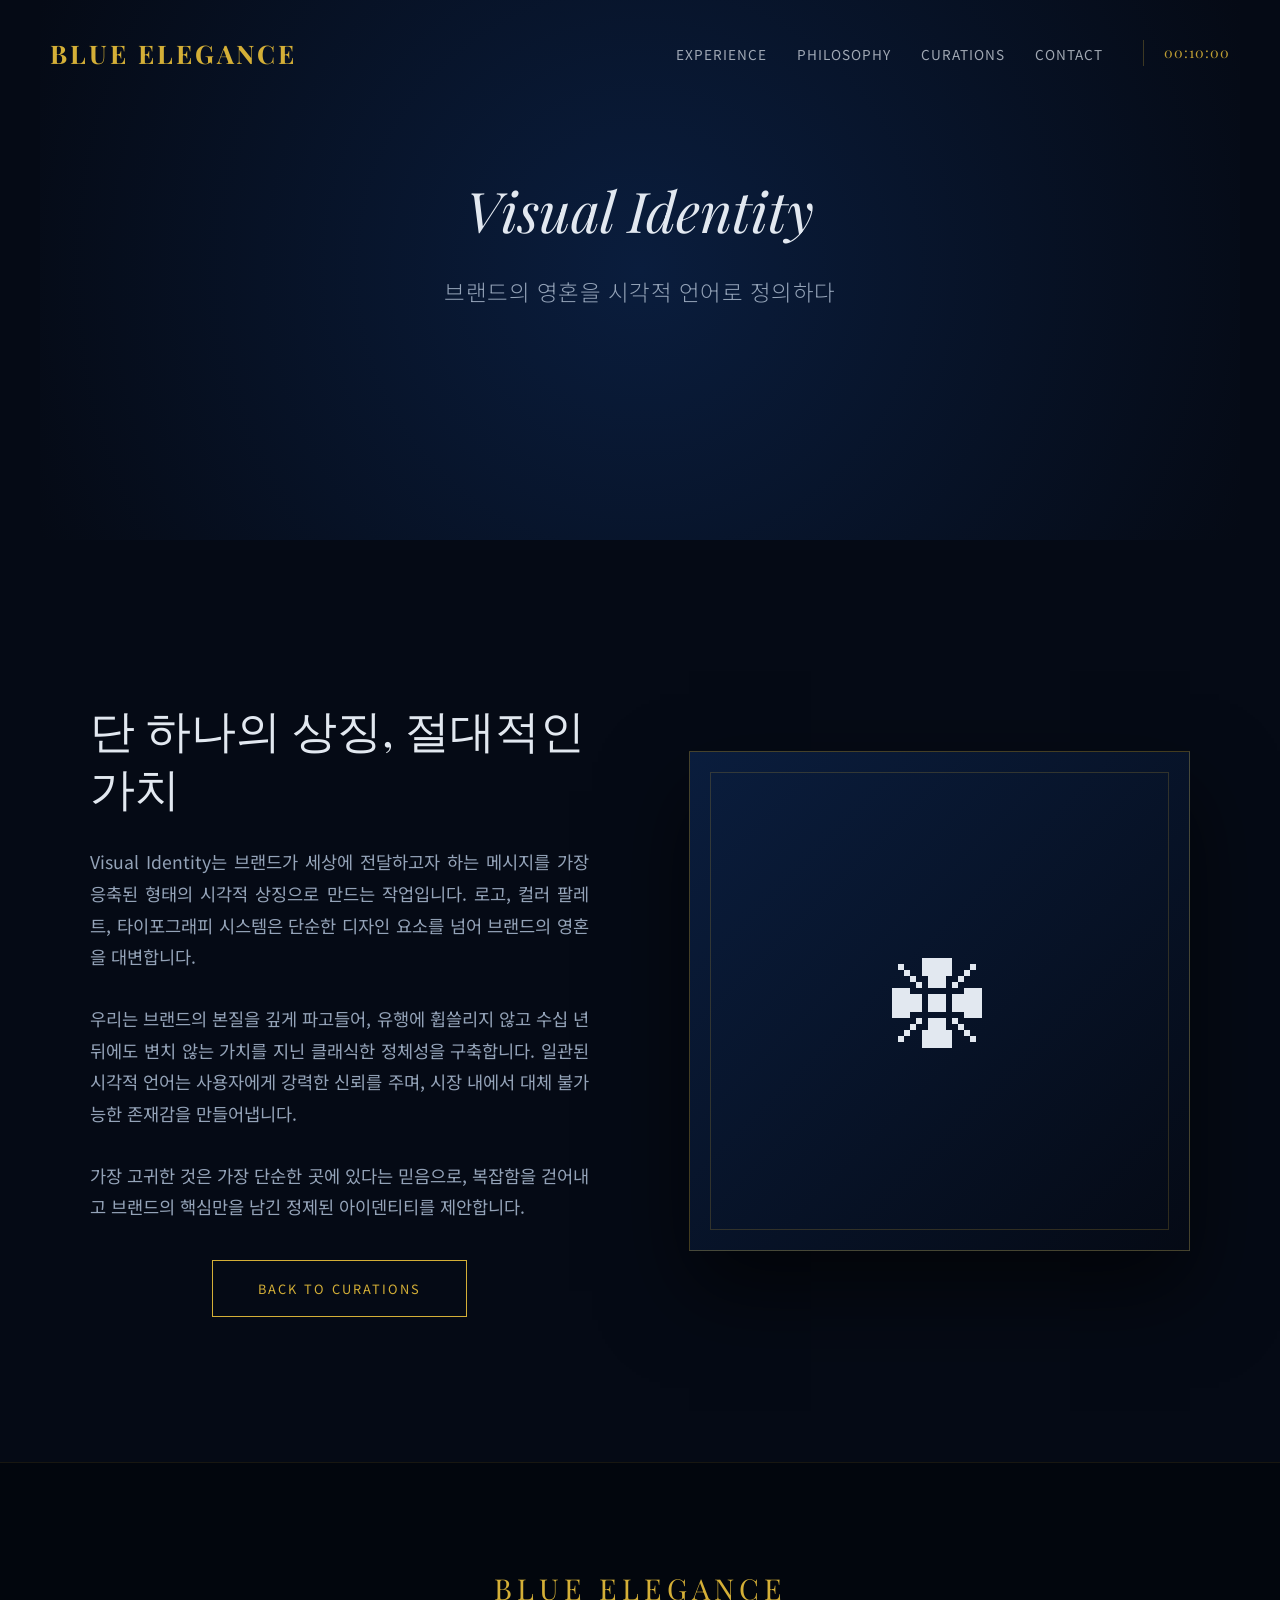
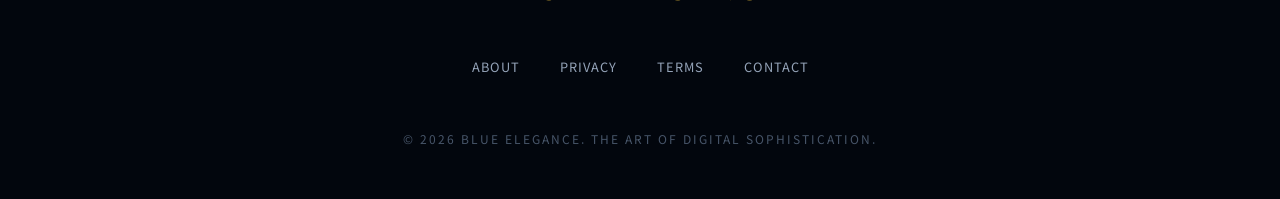
<file: visual-identity.html>
<!DOCTYPE html>
<html lang="ko">
<head>
    <meta charset="UTF-8">
    <meta name="viewport" content="width=device-width, initial-scale=1.0">
    <title>Visual Identity | Blue Elegance</title>
    <link href="https://fonts.googleapis.com/css2?family=Playfair+Display:ital,wght@0,400;0,700;1,400&family=Noto+Sans+KR:wght@300;400;500&display=swap" rel="stylesheet">
    <link rel="stylesheet" href="style.css">
</head>
<body style="padding-top: 0;">

    <header id="main-header">
        <nav>
            <a href="index.html" class="logo">BLUE ELEGANCE</a>
            <div class="nav-right">
                <ul class="nav-links">
                    <li><a href="index.html">Experience</a></li>
                    <li><a href="about.html">Philosophy</a></li>
                    <li><a href="services.html">Curations</a></li>
                    <li><a href="contact.html">Contact</a></li>
                </ul>
                <div id="clock" class="clock">00:00:00</div>
            </div>
        </nav>
    </header>

    <section class="hero" style="height: 60vh; background: radial-gradient(circle at center, var(--color-royal) 0%, var(--color-midnight) 100%);">
        <div class="hero-content">
            <h1 style="font-size: 3.5rem;">Visual Identity</h1>
            <p>브랜드의 영혼을 시각적 언어로 정의하다</p>
        </div>
    </section>

    <section>
        <div class="editorial-container">
            <div class="editorial-text">
                <h2>단 하나의 상징, 절대적인 가치</h2>
                <p>Visual Identity는 브랜드가 세상에 전달하고자 하는 메시지를 가장 응축된 형태의 시각적 상징으로 만드는 작업입니다. 로고, 컬러 팔레트, 타이포그래피 시스템은 단순한 디자인 요소를 넘어 브랜드의 영혼을 대변합니다.</p>
                <p>우리는 브랜드의 본질을 깊게 파고들어, 유행에 휩쓸리지 않고 수십 년 뒤에도 변치 않는 가치를 지닌 클래식한 정체성을 구축합니다. 일관된 시각적 언어는 사용자에게 강력한 신뢰를 주며, 시장 내에서 대체 불가능한 존재감을 만들어냅니다.</p>
                <p>가장 고귀한 것은 가장 단순한 곳에 있다는 믿음으로, 복잡함을 걷어내고 브랜드의 핵심만을 남긴 정제된 아이덴티티를 제안합니다.</p>
                <div style="margin-top: 50px; text-align: center;">
                    <a href="services.html" class="btn-luxury">Back to Curations</a>
                </div>
            </div>
            <div class="editorial-visual">
                ❈
            </div>
        </div>
    </section>

    <footer>
        <a href="index.html" class="footer-logo">Blue Elegance</a>
        <div class="footer-links">
            <a href="about.html">About</a>
            <a href="#">Privacy</a>
            <a href="#">Terms</a>
            <a href="contact.html">Contact</a>
        </div>
        <p class="copyright">&copy; 2026 BLUE ELEGANCE. THE ART OF DIGITAL SOPHISTICATION.</p>
    </footer>

    <script src="script.js"></script>
</body>
</html>
</file>
<file: style.css>
:root {
    --color-midnight: #050a15;
    --color-royal: #0a1d3d;
    --color-gold: #d4af37;
    --color-gold-light: #f1e5ac;
    --color-silver: #e2e8f0;
    --color-text-muted: #94a3b8;
    --transition-slow: all 0.6s cubic-bezier(0.22, 1, 0.36, 1);
}

* {
    margin: 0;
    padding: 0;
    box-sizing: border-box;
    scroll-behavior: smooth;
}

body {
    font-family: 'Noto Sans KR', sans-serif;
    background-color: var(--color-midnight);
    color: var(--color-silver);
    line-height: 1.8;
    overflow-x: hidden;
    -webkit-font-smoothing: antialiased;
}

h1, h2, h3, .logo {
    font-family: 'Playfair Display', serif;
    font-weight: 400;
}

header {
    position: fixed;
    top: 0;
    width: 100%;
    padding: 30px 0;
    z-index: 1000;
    transition: var(--transition-slow);
    border-bottom: 1px solid transparent;
}

header.scrolled {
    padding: 15px 0;
    background: rgba(5, 10, 21, 0.9);
    backdrop-filter: blur(15px);
    border-bottom: 1px solid rgba(212, 175, 55, 0.2);
}

nav {
    max-width: 1400px;
    margin: 0 auto;
    padding: 0 50px;
    display: flex;
    justify-content: space-between;
    align-items: center;
}

.logo {
    font-size: 1.6rem;
    color: var(--color-gold);
    text-decoration: none;
    letter-spacing: 3px;
    text-transform: uppercase;
    font-weight: 700;
}

.nav-right {
    display: flex;
    align-items: center;
    gap: 40px;
}

.nav-links {
    list-style: none;
    display: flex;
    gap: 30px;
}

.nav-links a {
    text-decoration: none;
    color: var(--color-silver);
    font-size: 0.85rem;
    letter-spacing: 1px;
    text-transform: uppercase;
    transition: var(--transition-slow);
    opacity: 0.7;
}

.nav-links a:hover {
    color: var(--color-gold);
    opacity: 1;
}

.clock {
    font-family: 'Playfair Display', serif;
    font-size: 0.9rem;
    color: var(--color-gold);
    letter-spacing: 1px;
    opacity: 0.9;
    border-left: 1px solid rgba(212, 175, 55, 0.3);
    padding-left: 20px;
}

.hero {
    height: 100vh;
    display: flex;
    flex-direction: column;
    justify-content: center;
    align-items: center;
    text-align: center;
    padding: 0 20px;
    position: relative;
    background: radial-gradient(circle at center, var(--color-royal) 0%, var(--color-midnight) 100%);
}

.orb {
    position: absolute;
    width: 600px;
    height: 600px;
    background: radial-gradient(circle, rgba(212, 175, 55, 0.05) 0%, transparent 70%);
    border-radius: 50%;
    filter: blur(60px);
    z-index: 0;
    animation: float 20s infinite alternate ease-in-out;
}
.orb-1 { top: -10%; left: -10%; }
.orb-2 { bottom: -10%; right: -10%; animation-delay: -10s; }

@keyframes float {
    from { transform: translate(0, 0); }
    to { transform: translate(100px, 50px); }
}

.hero-content {
    position: relative;
    z-index: 1;
    max-width: 1000px;
    animation: reveal 1.5s cubic-bezier(0.22, 1, 0.36, 1) forwards;
}

.hero h1 {
    font-size: clamp(2.8rem, 8vw, 5.5rem);
    margin-bottom: 30px;
    color: var(--color-silver);
    line-height: 1.1;
    font-style: italic;
}

.hero h1 span {
    display: block;
    font-style: normal;
    font-size: 0.4em;
    text-transform: uppercase;
    letter-spacing: 10px;
    color: var(--color-gold);
    margin-bottom: 20px;
}

.hero p {
    font-size: clamp(1.1rem, 2.5vw, 1.4rem);
    color: var(--color-text-muted);
    margin-bottom: 50px;
    max-width: 700px;
    margin-left: auto;
    margin-right: auto;
    font-weight: 300;
    letter-spacing: 0.5px;
}

.btn-luxury {
    padding: 18px 45px;
    border: 1px solid var(--color-gold);
    color: var(--color-gold);
    text-decoration: none;
    text-transform: uppercase;
    letter-spacing: 2px;
    font-size: 0.8rem;
    position: relative;
    transition: var(--transition-slow);
    overflow: hidden;
    z-index: 1;
}

.btn-luxury:hover {
    color: var(--color-midnight);
    box-shadow: 0 0 30px rgba(212, 175, 55, 0.3);
}

.btn-luxury::before {
    content: '';
    position: absolute;
    top: 0; left: 0; width: 0; height: 100%;
    background: var(--color-gold);
    transition: var(--transition-slow);
    z-index: -1;
}

.btn-luxury:hover::before {
    width: 100%;
}

section {
    padding: 160px 50px;
    max-width: 1200px;
    margin: 0 auto;
}

.section-header {
    text-align: center;
    margin-bottom: 100px;
}

.section-header h2 {
    font-size: 2.5rem;
    color: var(--color-silver);
    margin-bottom: 20px;
}

.section-header .divider {
    width: 40px;
    height: 1px;
    background: var(--color-gold);
    margin: 0 auto;
}

.luxury-grid {
    display: grid;
    grid-template-columns: repeat(auto-fit, minmax(300px, 1fr));
    gap: 80px 40px;
}

.luxury-card {
    text-align: center;
    transition: var(--transition-slow);
    padding: 40px;
    border-radius: 2px;
    border: 1px solid transparent;
}

.luxury-card:hover {
    border-color: rgba(212, 175, 55, 0.3);
    background: rgba(255, 255, 255, 0.02);
    transform: translateY(-10px);
}

.luxury-card .icon {
    font-size: 2.5rem;
    color: var(--color-gold);
    margin-bottom: 30px;
    display: block;
}

.luxury-card h3 {
    font-size: 1.5rem;
    color: var(--color-silver);
    margin-bottom: 20px;
    letter-spacing: 1px;
}

.luxury-card p {
    color: var(--color-text-muted);
    font-size: 1rem;
    font-weight: 300;
}

.editorial-container {
    display: flex;
    align-items: center;
    gap: 100px;
    flex-wrap: wrap;
}

.editorial-text {
    flex: 1;
    min-width: 350px;
}

.editorial-text h2 {
    font-size: 2.8rem;
    margin-bottom: 30px;
    line-height: 1.3;
}

.editorial-text p {
    font-size: 1.1rem;
    color: var(--color-text-muted);
    margin-bottom: 30px;
    text-align: justify;
}

.editorial-visual {
    flex: 1;
    min-width: 350px;
    height: 500px;
    background: linear-gradient(135deg, var(--color-royal), var(--color-midnight));
    border: 1px solid rgba(212, 175, 55, 0.3);
    position: relative;
    display: flex;
    justify-content: center;
    align-items: center;
    font-size: 6rem;
    box-shadow: 0 40px 80px rgba(0,0,0,0.6);
}

.editorial-visual::after {
    content: '';
    position: absolute;
    top: 20px; left: 20px; right: 20px; bottom: 20px;
    border: 1px solid rgba(212, 175, 55, 0.2);
    pointer-events: none;
}

footer {
    padding: 100px 50px 50px;
    text-align: center;
    border-top: 1px solid rgba(212, 175, 55, 0.1);
    background: #02060d;
}

.footer-logo {
    font-family: 'Playfair Display', serif;
    font-size: 1.8rem;
    color: var(--color-gold);
    text-decoration: none;
    margin-bottom: 40px;
    display: block;
    letter-spacing: 5px;
    text-transform: uppercase;
}

.footer-links {
    display: flex;
    justify-content: center;
    gap: 40px;
    margin-bottom: 50px;
}

.footer-links a {
    color: var(--color-text-muted);
    text-decoration: none;
    font-size: 0.8rem;
    text-transform: uppercase;
    letter-spacing: 1px;
    transition: var(--transition-slow);
}

.footer-links a:hover {
    color: var(--color-gold);
}

.copyright {
    font-size: 0.75rem;
    color: #475569;
    letter-spacing: 2px;
}

/* Form Styles for Contact Page */
.contact-form {
    max-width: 700px;
    margin: 0 auto;
    background: rgba(255, 255, 255, 0.02);
    padding: 50px;
    border: 1px solid rgba(212, 175, 55, 0.2);
    border-radius: 2px;
}

.form-group {
    margin-bottom: 30px;
}

.form-group label {
    display: block;
    color: var(--color-gold);
    font-size: 0.8rem;
    text-transform: uppercase;
    letter-spacing: 1px;
    margin-bottom: 10px;
}

.form-group input, .form-group textarea {
    width: 100%;
    padding: 15px;
    background: transparent;
    border: 1px solid rgba(212, 175, 55, 0.3);
    color: var(--color-silver);
    font-family: 'Noto Sans KR', sans-serif;
    transition: var(--transition-slow);
}

.form-group input:focus, .form-group textarea:focus {
    outline: none;
    border-color: var(--color-gold);
    background: rgba(212, 175, 55, 0.05);
}

@keyframes reveal {
    from { opacity: 0; transform: translateY(40px); }
    to { opacity: 1; transform: translateY(0); }
}

@media (max-width: 768px) {
    .nav-links { display: none; }
    section { padding: 80px 30px; }
    .editorial-container { gap: 50px; }
}
</file>
